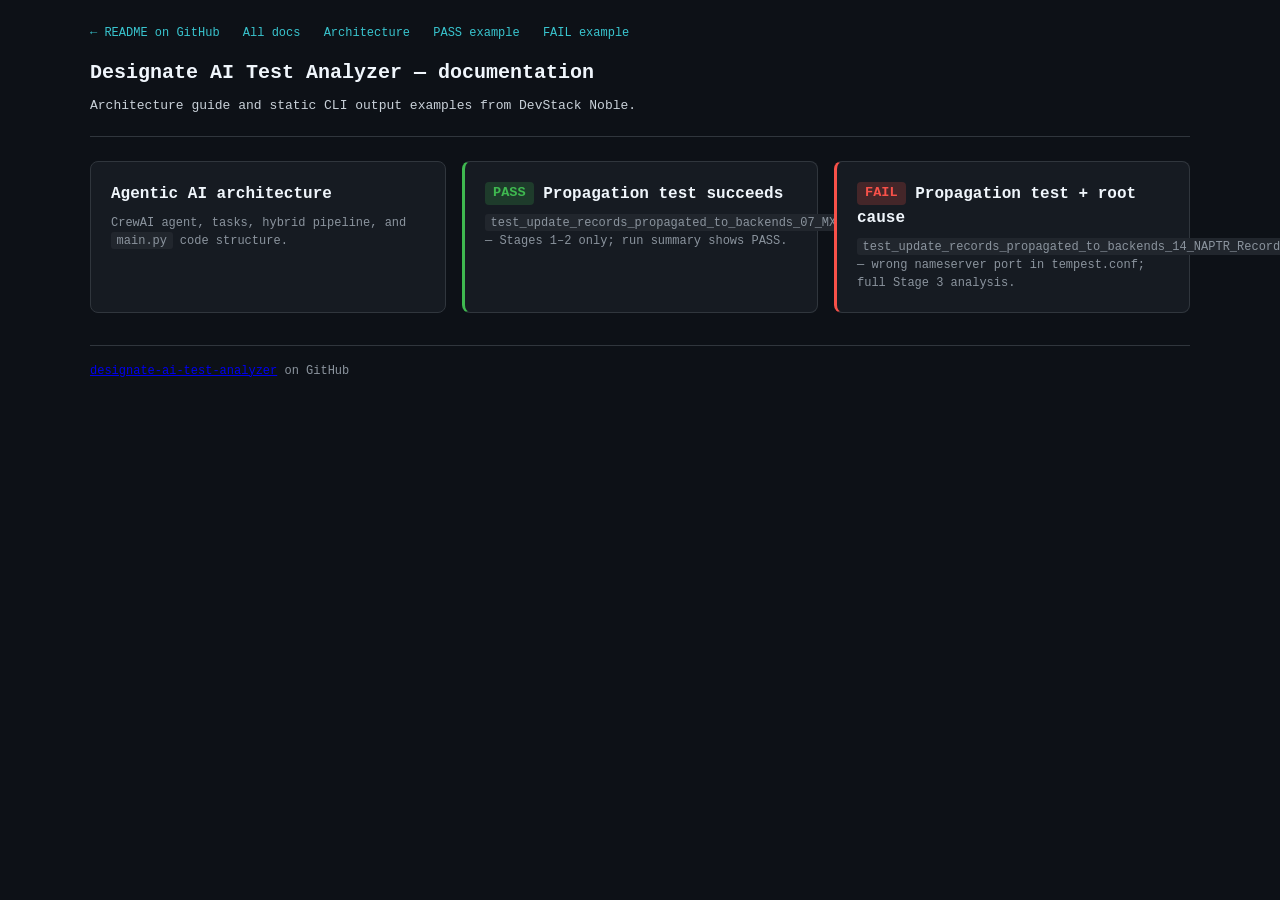
<file: docs/index.html>
<!DOCTYPE html>
<html lang="en">
<head>
  <meta charset="utf-8">
  <meta name="viewport" content="width=device-width, initial-scale=1">
  <title>Example output — Designate AI Test Analyzer</title>
  <style>
:root {
  --bg: #0d1117;
  --surface: #161b22;
  --border: #30363d;
  --text: #c9d1d9;
  --dim: #8b949e;
  --cyan: #39c5cf;
  --yellow: #d29922;
  --green: #3fb950;
  --red: #f85149;
  --magenta: #bc8cff;
  --white: #f0f6fc;
  --code-bg: #21262d;
}

* { box-sizing: border-box; }

body {
  margin: 0;
  padding: 1.5rem;
  background: var(--bg);
  color: var(--text);
  font-family: "JetBrains Mono", "Fira Code", "SF Mono", Consolas, monospace;
  font-size: 13px;
  line-height: 1.5;
}

.page-header {
  max-width: 1100px;
  margin: 0 auto 1.5rem;
  padding-bottom: 1rem;
  border-bottom: 1px solid var(--border);
}

.page-header h1 {
  margin: 0 0 0.5rem;
  font-size: 1.25rem;
  font-weight: 600;
  color: var(--white);
}

.meta { margin: 0.25rem 0; }
.meta.dim { color: var(--dim); font-size: 12px; }

.badge {
  display: inline-block;
  padding: 0.1rem 0.5rem;
  border-radius: 4px;
  font-size: 0.85rem;
  font-weight: 700;
  vertical-align: middle;
}

.badge.pass { background: rgba(63, 185, 80, 0.2); color: var(--green); }
.badge.fail { background: rgba(248, 81, 73, 0.2); color: var(--red); }

.nav-links {
  max-width: 1100px;
  margin: 0 auto 1rem;
  font-size: 12px;
}

.nav-links a {
  color: var(--cyan);
  text-decoration: none;
  margin-right: 1rem;
}

.nav-links a:hover { text-decoration: underline; }

.terminal {
  max-width: 1100px;
  margin: 0 auto;
}

.panel {
  border: 1px solid var(--border);
  border-radius: 6px;
  margin-bottom: 0.75rem;
  overflow: hidden;
}

.panel-title {
  padding: 0.35rem 0.75rem;
  font-weight: 600;
  border-bottom: 1px solid var(--border);
  background: var(--surface);
}

.panel-body {
  padding: 0.75rem;
  white-space: pre-wrap;
  word-break: break-word;
}

.panel-header .panel-title { color: var(--white); }
.panel-cyan .panel-title { color: var(--cyan); }
.panel-yellow .panel-title { color: var(--yellow); }
.panel-green .panel-title { color: var(--green); }
.panel-red .panel-title { color: var(--red); }
.panel-magenta .panel-title { color: var(--magenta); }
.panel-summary .panel-title { color: var(--green); }
.panel-summary.fail .panel-title { color: var(--red); }

.diagram {
  background: var(--surface);
  border: 1px solid var(--border);
  border-radius: 6px;
  padding: 1rem;
  margin-bottom: 0.75rem;
  white-space: pre;
  overflow-x: auto;
  color: var(--dim);
  line-height: 1.4;
}

.diagram .cyan { color: var(--cyan); }
.diagram .yellow { color: var(--yellow); }
.diagram .magenta { color: var(--magenta); }

.line { margin: 0.15rem 0; }
.line.dim { color: var(--dim); }
.line.info { color: var(--text); }
.line.ok { color: var(--green); }

.list-tests {
  background: var(--surface);
  border: 1px solid var(--border);
  border-radius: 6px;
  padding: 0.75rem;
  margin-bottom: 0.75rem;
  max-height: 220px;
  overflow-y: auto;
  font-size: 12px;
}

.list-tests .selected { color: var(--cyan); font-weight: 600; }

code {
  background: var(--code-bg);
  padding: 0.1rem 0.35rem;
  border-radius: 3px;
  font-size: 12px;
}

footer {
  max-width: 1100px;
  margin: 2rem auto 0;
  padding-top: 1rem;
  border-top: 1px solid var(--border);
  color: var(--dim);
  font-size: 12px;
}

.cards {
  max-width: 1100px;
  margin: 0 auto;
  display: grid;
  grid-template-columns: repeat(auto-fit, minmax(280px, 1fr));
  gap: 1rem;
}

.card {
  display: block;
  padding: 1.25rem;
  background: var(--surface);
  border: 1px solid var(--border);
  border-radius: 8px;
  color: var(--text);
  text-decoration: none;
  transition: border-color 0.15s;
}

.card:hover {
  border-color: var(--cyan);
}

.card h2 {
  margin: 0 0 0.5rem;
  font-size: 1rem;
  color: var(--white);
}

.card p {
  margin: 0;
  font-size: 12px;
  color: var(--dim);
}

.card.pass { border-left: 3px solid var(--green); }
.card.fail { border-left: 3px solid var(--red); }

  </style>
</head>
<body>
  <nav class="nav-links">
    <a href="https://github.com/zahlabut/designate-ai-test-analyzer#readme">← README on GitHub</a>
    <a href="https://htmlpreview.github.io/?https://raw.githubusercontent.com/zahlabut/designate-ai-test-analyzer/master/docs/index.html">All docs</a>
    <a href="https://htmlpreview.github.io/?https://raw.githubusercontent.com/zahlabut/designate-ai-test-analyzer/master/docs/architecture.html">Architecture</a>
    <a href="https://htmlpreview.github.io/?https://raw.githubusercontent.com/zahlabut/designate-ai-test-analyzer/master/docs/example-pass.html">PASS example</a>
    <a href="https://htmlpreview.github.io/?https://raw.githubusercontent.com/zahlabut/designate-ai-test-analyzer/master/docs/example-fail.html">FAIL example</a>
  </nav>

  <header class="page-header">
    <h1>Designate AI Test Analyzer — documentation</h1>
    <p class="meta">Architecture guide and static CLI output examples from DevStack Noble.</p>
  </header>

  <div class="cards">
    <a class="card doc" href="https://htmlpreview.github.io/?https://raw.githubusercontent.com/zahlabut/designate-ai-test-analyzer/master/docs/architecture.html">
      <h2>Agentic AI architecture</h2>
      <p>CrewAI agent, tasks, hybrid pipeline, and <code>main.py</code> code structure.</p>
    </a>
    <a class="card pass" href="https://htmlpreview.github.io/?https://raw.githubusercontent.com/zahlabut/designate-ai-test-analyzer/master/docs/example-pass.html">
      <h2><span class="badge pass">PASS</span> Propagation test succeeds</h2>
      <p><code>test_update_records_propagated_to_backends_07_MX_under_APEX</code> — Stages 1–2 only; run summary shows PASS.</p>
    </a>
    <a class="card fail" href="https://htmlpreview.github.io/?https://raw.githubusercontent.com/zahlabut/designate-ai-test-analyzer/master/docs/example-fail.html">
      <h2><span class="badge fail">FAIL</span> Propagation test + root cause</h2>
      <p><code>test_update_records_propagated_to_backends_14_NAPTR_Record</code> — wrong nameserver port in tempest.conf; full Stage 3 analysis.</p>
    </a>
  </div>

  <footer>
    <a href="https://github.com/zahlabut/designate-ai-test-analyzer">designate-ai-test-analyzer</a> on GitHub
  </footer>
</body>
</html>
</file>
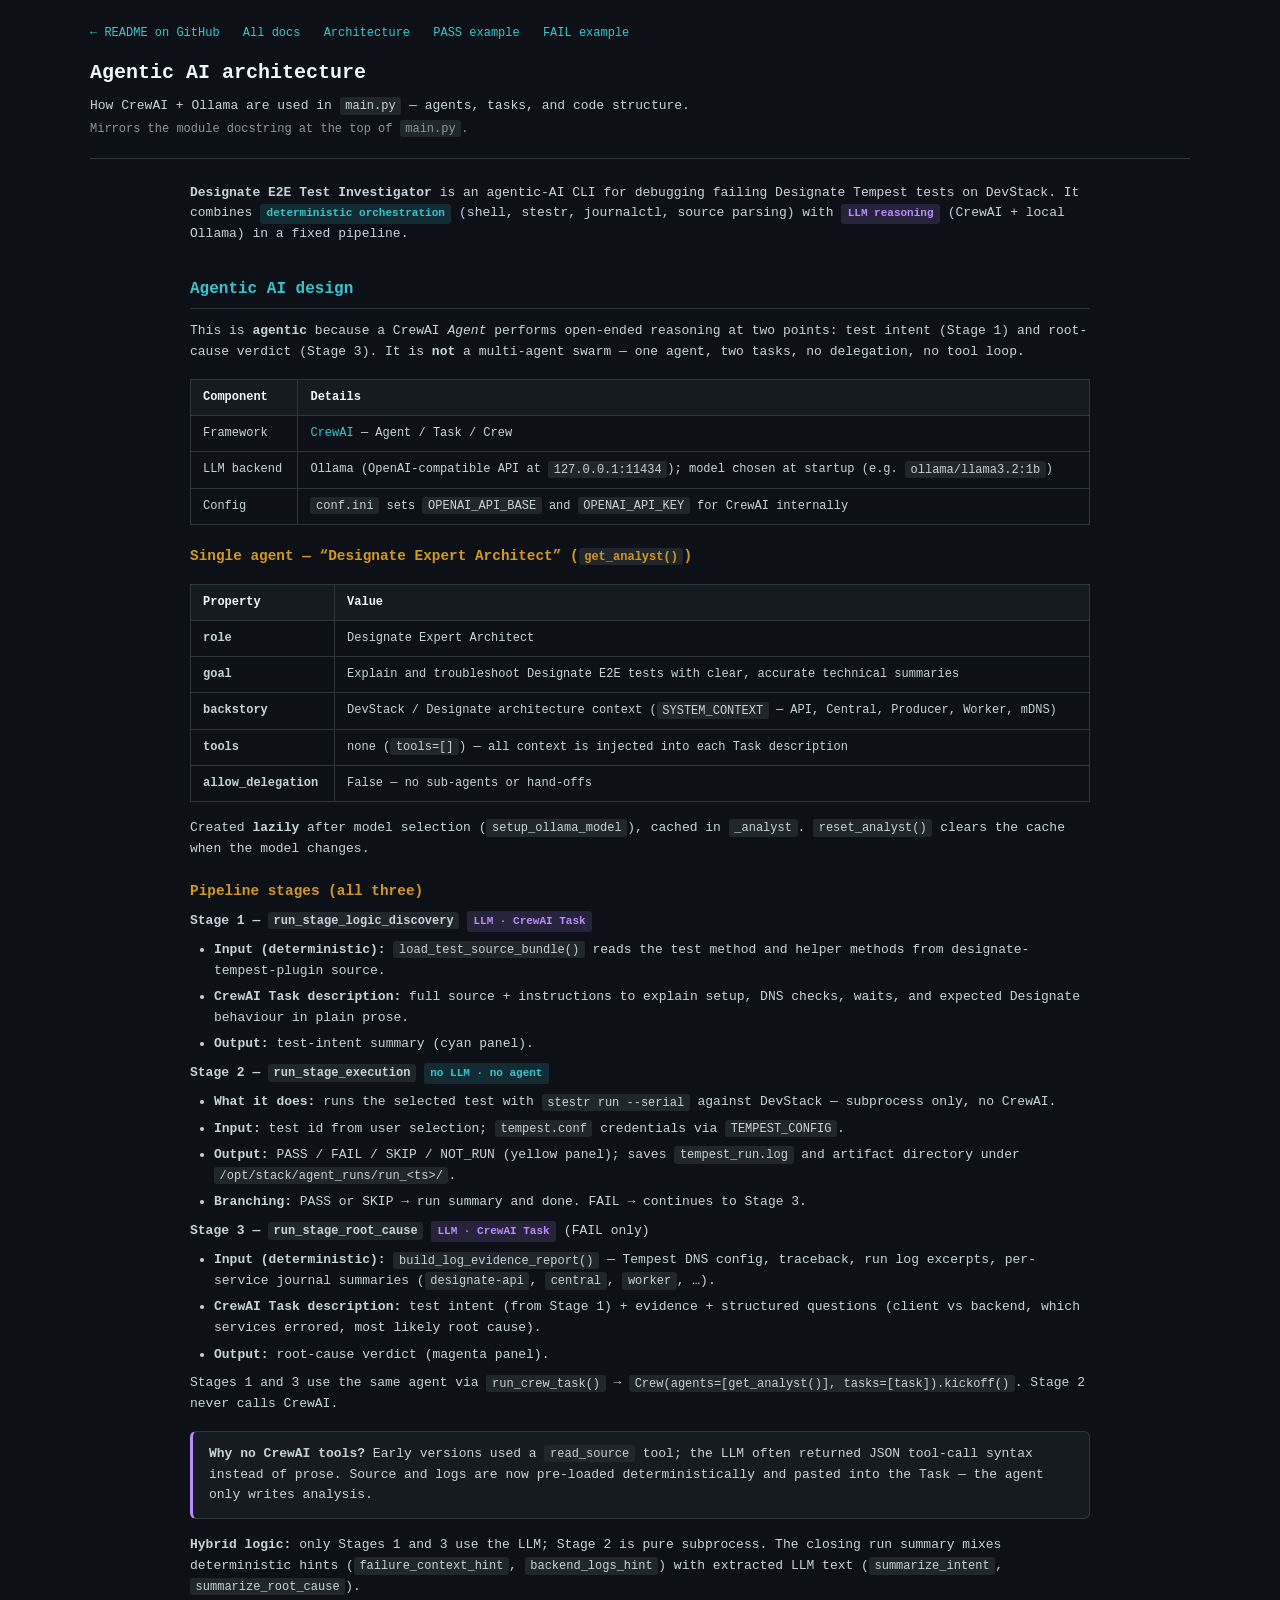
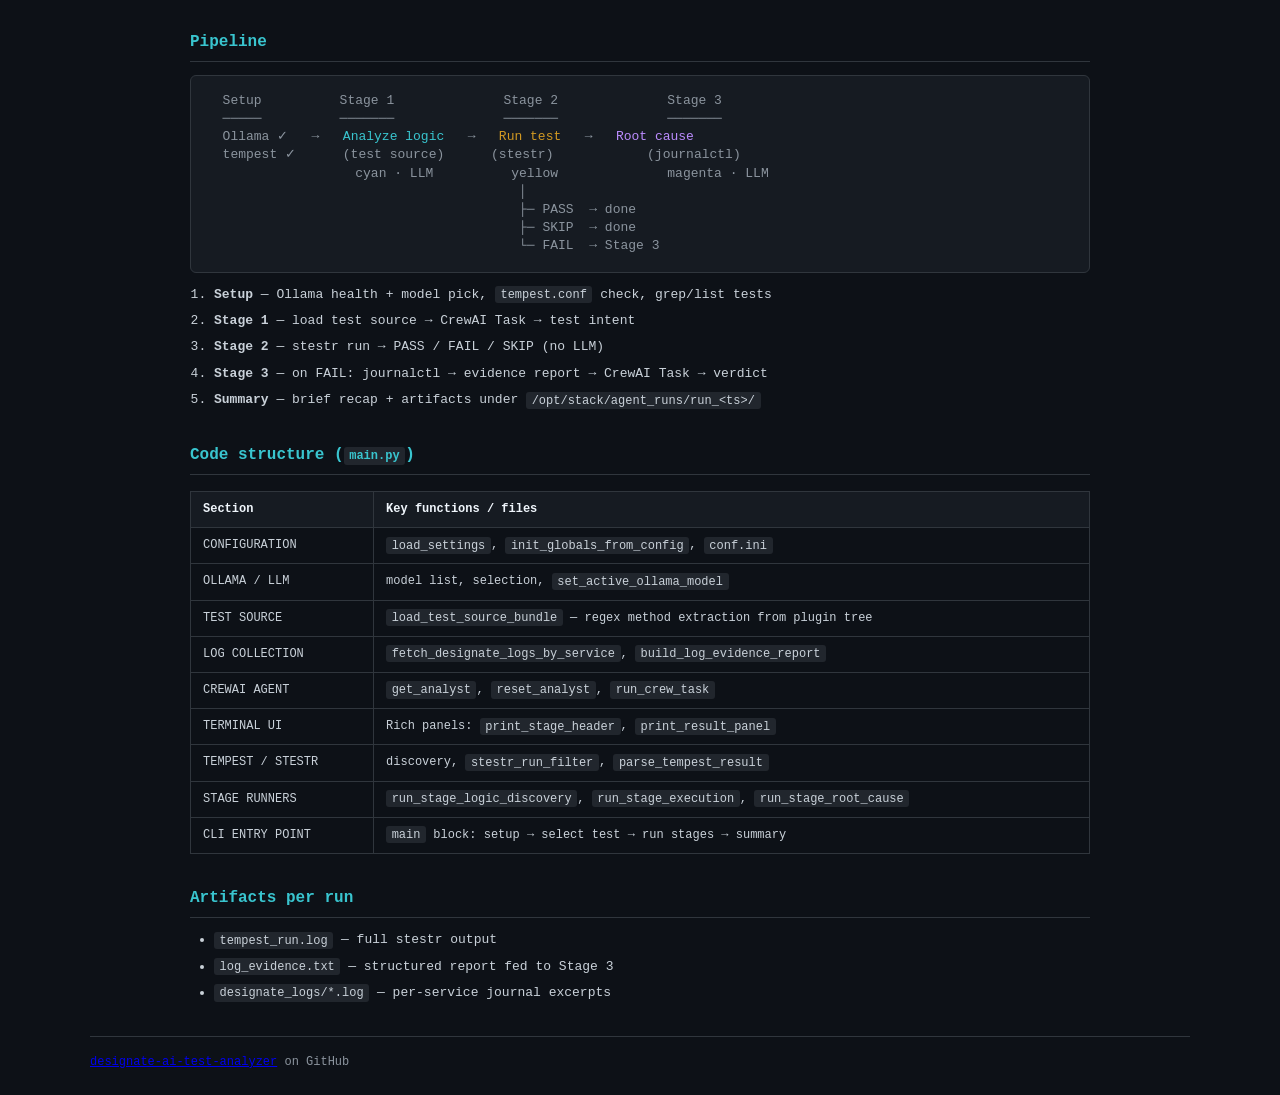
<file: docs/architecture.html>
<!DOCTYPE html>
<html lang="en">
<head>
  <meta charset="utf-8">
  <meta name="viewport" content="width=device-width, initial-scale=1">
  <title>Agentic AI architecture — Designate AI Test Analyzer</title>
  <style>
:root {
  --bg: #0d1117;
  --surface: #161b22;
  --border: #30363d;
  --text: #c9d1d9;
  --dim: #8b949e;
  --cyan: #39c5cf;
  --yellow: #d29922;
  --green: #3fb950;
  --red: #f85149;
  --magenta: #bc8cff;
  --white: #f0f6fc;
  --code-bg: #21262d;
}

* { box-sizing: border-box; }

body {
  margin: 0;
  padding: 1.5rem;
  background: var(--bg);
  color: var(--text);
  font-family: "JetBrains Mono", "Fira Code", "SF Mono", Consolas, monospace;
  font-size: 13px;
  line-height: 1.5;
}

.page-header {
  max-width: 1100px;
  margin: 0 auto 1.5rem;
  padding-bottom: 1rem;
  border-bottom: 1px solid var(--border);
}

.page-header h1 {
  margin: 0 0 0.5rem;
  font-size: 1.25rem;
  font-weight: 600;
  color: var(--white);
}

.meta { margin: 0.25rem 0; }
.meta.dim { color: var(--dim); font-size: 12px; }

.badge {
  display: inline-block;
  padding: 0.1rem 0.5rem;
  border-radius: 4px;
  font-size: 0.85rem;
  font-weight: 700;
  vertical-align: middle;
}

.badge.pass { background: rgba(63, 185, 80, 0.2); color: var(--green); }
.badge.fail { background: rgba(248, 81, 73, 0.2); color: var(--red); }

.nav-links {
  max-width: 1100px;
  margin: 0 auto 1rem;
  font-size: 12px;
}

.nav-links a {
  color: var(--cyan);
  text-decoration: none;
  margin-right: 1rem;
}

.nav-links a:hover { text-decoration: underline; }

.terminal {
  max-width: 1100px;
  margin: 0 auto;
}

.panel {
  border: 1px solid var(--border);
  border-radius: 6px;
  margin-bottom: 0.75rem;
  overflow: hidden;
}

.panel-title {
  padding: 0.35rem 0.75rem;
  font-weight: 600;
  border-bottom: 1px solid var(--border);
  background: var(--surface);
}

.panel-body {
  padding: 0.75rem;
  white-space: pre-wrap;
  word-break: break-word;
}

.panel-header .panel-title { color: var(--white); }
.panel-cyan .panel-title { color: var(--cyan); }
.panel-yellow .panel-title { color: var(--yellow); }
.panel-green .panel-title { color: var(--green); }
.panel-red .panel-title { color: var(--red); }
.panel-magenta .panel-title { color: var(--magenta); }
.panel-summary .panel-title { color: var(--green); }
.panel-summary.fail .panel-title { color: var(--red); }

.diagram {
  background: var(--surface);
  border: 1px solid var(--border);
  border-radius: 6px;
  padding: 1rem;
  margin-bottom: 0.75rem;
  white-space: pre;
  overflow-x: auto;
  color: var(--dim);
  line-height: 1.4;
}

.diagram .cyan { color: var(--cyan); }
.diagram .yellow { color: var(--yellow); }
.diagram .magenta { color: var(--magenta); }

.line { margin: 0.15rem 0; }
.line.dim { color: var(--dim); }
.line.info { color: var(--text); }
.line.ok { color: var(--green); }

.list-tests {
  background: var(--surface);
  border: 1px solid var(--border);
  border-radius: 6px;
  padding: 0.75rem;
  margin-bottom: 0.75rem;
  max-height: 220px;
  overflow-y: auto;
  font-size: 12px;
}

.list-tests .selected { color: var(--cyan); font-weight: 600; }

code {
  background: var(--code-bg);
  padding: 0.1rem 0.35rem;
  border-radius: 3px;
  font-size: 12px;
}

footer {
  max-width: 1100px;
  margin: 2rem auto 0;
  padding-top: 1rem;
  border-top: 1px solid var(--border);
  color: var(--dim);
  font-size: 12px;
}

.cards {
  max-width: 1100px;
  margin: 0 auto;
  display: grid;
  grid-template-columns: repeat(auto-fit, minmax(280px, 1fr));
  gap: 1rem;
}

.card {
  display: block;
  padding: 1.25rem;
  background: var(--surface);
  border: 1px solid var(--border);
  border-radius: 8px;
  color: var(--text);
  text-decoration: none;
  transition: border-color 0.15s;
}

.card:hover {
  border-color: var(--cyan);
}

.card h2 {
  margin: 0 0 0.5rem;
  font-size: 1rem;
  color: var(--white);
}

.card p {
  margin: 0;
  font-size: 12px;
  color: var(--dim);
}

.card.pass { border-left: 3px solid var(--green); }
.card.fail { border-left: 3px solid var(--red); }
.card.doc { border-left: 3px solid var(--cyan); }

.doc-content {
  max-width: 900px;
  margin: 0 auto;
  font-size: 13px;
  line-height: 1.6;
}

.doc-content h2 {
  margin: 2rem 0 0.75rem;
  font-size: 1rem;
  font-weight: 600;
  color: var(--cyan);
  border-bottom: 1px solid var(--border);
  padding-bottom: 0.35rem;
}

.doc-content h2:first-child { margin-top: 0; }

.doc-content h3 {
  margin: 1.25rem 0 0.5rem;
  font-size: 0.9rem;
  color: var(--yellow);
}

.doc-content p { margin: 0.5rem 0; }

.doc-content ul, .doc-content ol {
  margin: 0.5rem 0;
  padding-left: 1.5rem;
}

.doc-content li { margin: 0.35rem 0; }

.doc-content a {
  color: var(--cyan);
  text-decoration: none;
}

.doc-content a:hover { text-decoration: underline; }

.doc-content table {
  width: 100%;
  border-collapse: collapse;
  margin: 1rem 0;
  font-size: 12px;
}

.doc-content th, .doc-content td {
  border: 1px solid var(--border);
  padding: 0.5rem 0.75rem;
  text-align: left;
  vertical-align: top;
}

.doc-content th {
  background: var(--surface);
  color: var(--white);
}

.doc-content .callout {
  background: var(--surface);
  border: 1px solid var(--border);
  border-left: 3px solid var(--magenta);
  border-radius: 6px;
  padding: 0.75rem 1rem;
  margin: 1rem 0;
}

.doc-content .tag {
  display: inline-block;
  padding: 0.1rem 0.4rem;
  border-radius: 3px;
  font-size: 11px;
  font-weight: 600;
}

.doc-content .tag.llm { background: rgba(188, 140, 255, 0.15); color: var(--magenta); }
.doc-content .tag.det { background: rgba(57, 197, 207, 0.15); color: var(--cyan); }

  </style>
</head>
<body>
  <nav class="nav-links">
    <a href="https://github.com/zahlabut/designate-ai-test-analyzer#readme">← README on GitHub</a>
    <a href="https://htmlpreview.github.io/?https://raw.githubusercontent.com/zahlabut/designate-ai-test-analyzer/master/docs/index.html">All docs</a>
    <a href="https://htmlpreview.github.io/?https://raw.githubusercontent.com/zahlabut/designate-ai-test-analyzer/master/docs/architecture.html">Architecture</a>
    <a href="https://htmlpreview.github.io/?https://raw.githubusercontent.com/zahlabut/designate-ai-test-analyzer/master/docs/example-pass.html">PASS example</a>
    <a href="https://htmlpreview.github.io/?https://raw.githubusercontent.com/zahlabut/designate-ai-test-analyzer/master/docs/example-fail.html">FAIL example</a>
  </nav>

  <header class="page-header">
    <h1>Agentic AI architecture</h1>
    <p class="meta">How CrewAI + Ollama are used in <code>main.py</code> — agents, tasks, and code structure.</p>
    <p class="meta dim">Mirrors the module docstring at the top of <code>main.py</code>.</p>
  </header>

  <main class="doc-content">
    <p>
      <strong>Designate E2E Test Investigator</strong> is an agentic-AI CLI for debugging
      failing Designate Tempest tests on DevStack. It combines
      <span class="tag det">deterministic orchestration</span> (shell, stestr, journalctl,
      source parsing) with <span class="tag llm">LLM reasoning</span> (CrewAI + local Ollama)
      in a fixed pipeline.
    </p>

    <h2>Agentic AI design</h2>
    <p>
      This is <strong>agentic</strong> because a CrewAI <em>Agent</em> performs open-ended
      reasoning at two points: test intent (Stage 1) and root-cause verdict (Stage 3).
      It is <strong>not</strong> a multi-agent swarm — one agent, two tasks, no delegation,
      no tool loop.
    </p>

    <table>
      <tr><th>Component</th><th>Details</th></tr>
      <tr>
        <td>Framework</td>
        <td><a href="https://github.com/crewAIInc/crewAI">CrewAI</a> — Agent / Task / Crew</td>
      </tr>
      <tr>
        <td>LLM backend</td>
        <td>Ollama (OpenAI-compatible API at <code>127.0.0.1:11434</code>); model chosen at startup (e.g. <code>ollama/llama3.2:1b</code>)</td>
      </tr>
      <tr>
        <td>Config</td>
        <td><code>conf.ini</code> sets <code>OPENAI_API_BASE</code> and <code>OPENAI_API_KEY</code> for CrewAI internally</td>
      </tr>
    </table>

    <h3>Single agent — “Designate Expert Architect” (<code>get_analyst()</code>)</h3>
    <table>
      <tr><th>Property</th><th>Value</th></tr>
      <tr><td><strong>role</strong></td><td>Designate Expert Architect</td></tr>
      <tr><td><strong>goal</strong></td><td>Explain and troubleshoot Designate E2E tests with clear, accurate technical summaries</td></tr>
      <tr><td><strong>backstory</strong></td><td>DevStack / Designate architecture context (<code>SYSTEM_CONTEXT</code> — API, Central, Producer, Worker, mDNS)</td></tr>
      <tr><td><strong>tools</strong></td><td>none (<code>tools=[]</code>) — all context is injected into each Task description</td></tr>
      <tr><td><strong>allow_delegation</strong></td><td>False — no sub-agents or hand-offs</td></tr>
    </table>
    <p>
      Created <strong>lazily</strong> after model selection (<code>setup_ollama_model</code>),
      cached in <code>_analyst</code>. <code>reset_analyst()</code> clears the cache when the model changes.
    </p>

    <h3>Pipeline stages (all three)</h3>

    <p><strong>Stage 1 — <code>run_stage_logic_discovery</code></strong> <span class="tag llm">LLM · CrewAI Task</span></p>
    <ul>
      <li><strong>Input (deterministic):</strong> <code>load_test_source_bundle()</code> reads the test method and helper methods from designate-tempest-plugin source.</li>
      <li><strong>CrewAI Task description:</strong> full source + instructions to explain setup, DNS checks, waits, and expected Designate behaviour in plain prose.</li>
      <li><strong>Output:</strong> test-intent summary (cyan panel).</li>
    </ul>

    <p><strong>Stage 2 — <code>run_stage_execution</code></strong> <span class="tag det">no LLM · no agent</span></p>
    <ul>
      <li><strong>What it does:</strong> runs the selected test with <code>stestr run --serial</code> against DevStack — subprocess only, no CrewAI.</li>
      <li><strong>Input:</strong> test id from user selection; <code>tempest.conf</code> credentials via <code>TEMPEST_CONFIG</code>.</li>
      <li><strong>Output:</strong> PASS / FAIL / SKIP / NOT_RUN (yellow panel); saves <code>tempest_run.log</code> and artifact directory under <code>/opt/stack/agent_runs/run_&lt;ts&gt;/</code>.</li>
      <li><strong>Branching:</strong> PASS or SKIP → run summary and done. FAIL → continues to Stage 3.</li>
    </ul>

    <p><strong>Stage 3 — <code>run_stage_root_cause</code></strong> <span class="tag llm">LLM · CrewAI Task</span> (FAIL only)</p>
    <ul>
      <li><strong>Input (deterministic):</strong> <code>build_log_evidence_report()</code> — Tempest DNS config, traceback, run log excerpts, per-service journal summaries (<code>designate-api</code>, <code>central</code>, <code>worker</code>, …).</li>
      <li><strong>CrewAI Task description:</strong> test intent (from Stage 1) + evidence + structured questions (client vs backend, which services errored, most likely root cause).</li>
      <li><strong>Output:</strong> root-cause verdict (magenta panel).</li>
    </ul>

    <p>
      Stages 1 and 3 use the same agent via <code>run_crew_task()</code> →
      <code>Crew(agents=[get_analyst()], tasks=[task]).kickoff()</code>.
      Stage 2 never calls CrewAI.
    </p>

    <div class="callout">
      <strong>Why no CrewAI tools?</strong> Early versions used a <code>read_source</code> tool;
      the LLM often returned JSON tool-call syntax instead of prose. Source and logs are now
      pre-loaded deterministically and pasted into the Task — the agent only writes analysis.
    </div>

    <p>
      <strong>Hybrid logic:</strong> only Stages 1 and 3 use the LLM; Stage 2 is pure subprocess.
      The closing run summary mixes deterministic hints
      (<code>failure_context_hint</code>, <code>backend_logs_hint</code>) with extracted LLM text
      (<code>summarize_intent</code>, <code>summarize_root_cause</code>).
    </p>

    <h2>Pipeline</h2>
    <pre class="diagram">  Setup          Stage 1              Stage 2              Stage 3
  ─────          ───────              ───────              ───────
  Ollama ✓   →   <span class="cyan">Analyze logic</span>   →   <span class="yellow">Run test</span>   →   <span class="magenta">Root cause</span>
  tempest ✓      (test source)      (stestr)            (journalctl)
                   cyan · LLM          yellow              magenta · LLM
                                        │
                                        ├─ PASS  → done
                                        ├─ SKIP  → done
                                        └─ FAIL  → Stage 3</pre>

    <ol>
      <li><strong>Setup</strong> — Ollama health + model pick, <code>tempest.conf</code> check, grep/list tests</li>
      <li><strong>Stage 1</strong> — load test source → CrewAI Task → test intent</li>
      <li><strong>Stage 2</strong> — stestr run → PASS / FAIL / SKIP (no LLM)</li>
      <li><strong>Stage 3</strong> — on FAIL: journalctl → evidence report → CrewAI Task → verdict</li>
      <li><strong>Summary</strong> — brief recap + artifacts under <code>/opt/stack/agent_runs/run_&lt;ts&gt;/</code></li>
    </ol>

    <h2>Code structure (<code>main.py</code>)</h2>
    <table>
      <tr><th>Section</th><th>Key functions / files</th></tr>
      <tr><td>CONFIGURATION</td><td><code>load_settings</code>, <code>init_globals_from_config</code>, <code>conf.ini</code></td></tr>
      <tr><td>OLLAMA / LLM</td><td>model list, selection, <code>set_active_ollama_model</code></td></tr>
      <tr><td>TEST SOURCE</td><td><code>load_test_source_bundle</code> — regex method extraction from plugin tree</td></tr>
      <tr><td>LOG COLLECTION</td><td><code>fetch_designate_logs_by_service</code>, <code>build_log_evidence_report</code></td></tr>
      <tr><td>CREWAI AGENT</td><td><code>get_analyst</code>, <code>reset_analyst</code>, <code>run_crew_task</code></td></tr>
      <tr><td>TERMINAL UI</td><td>Rich panels: <code>print_stage_header</code>, <code>print_result_panel</code></td></tr>
      <tr><td>TEMPEST / STESTR</td><td>discovery, <code>stestr_run_filter</code>, <code>parse_tempest_result</code></td></tr>
      <tr><td>STAGE RUNNERS</td><td><code>run_stage_logic_discovery</code>, <code>run_stage_execution</code>, <code>run_stage_root_cause</code></td></tr>
      <tr><td>CLI ENTRY POINT</td><td><code>main</code> block: setup → select test → run stages → summary</td></tr>
    </table>

    <h2>Artifacts per run</h2>
    <ul>
      <li><code>tempest_run.log</code> — full stestr output</li>
      <li><code>log_evidence.txt</code> — structured report fed to Stage 3</li>
      <li><code>designate_logs/*.log</code> — per-service journal excerpts</li>
    </ul>
  </main>

  <footer>
    <a href="https://github.com/zahlabut/designate-ai-test-analyzer">designate-ai-test-analyzer</a> on GitHub
  </footer>
</body>
</html>
</file>
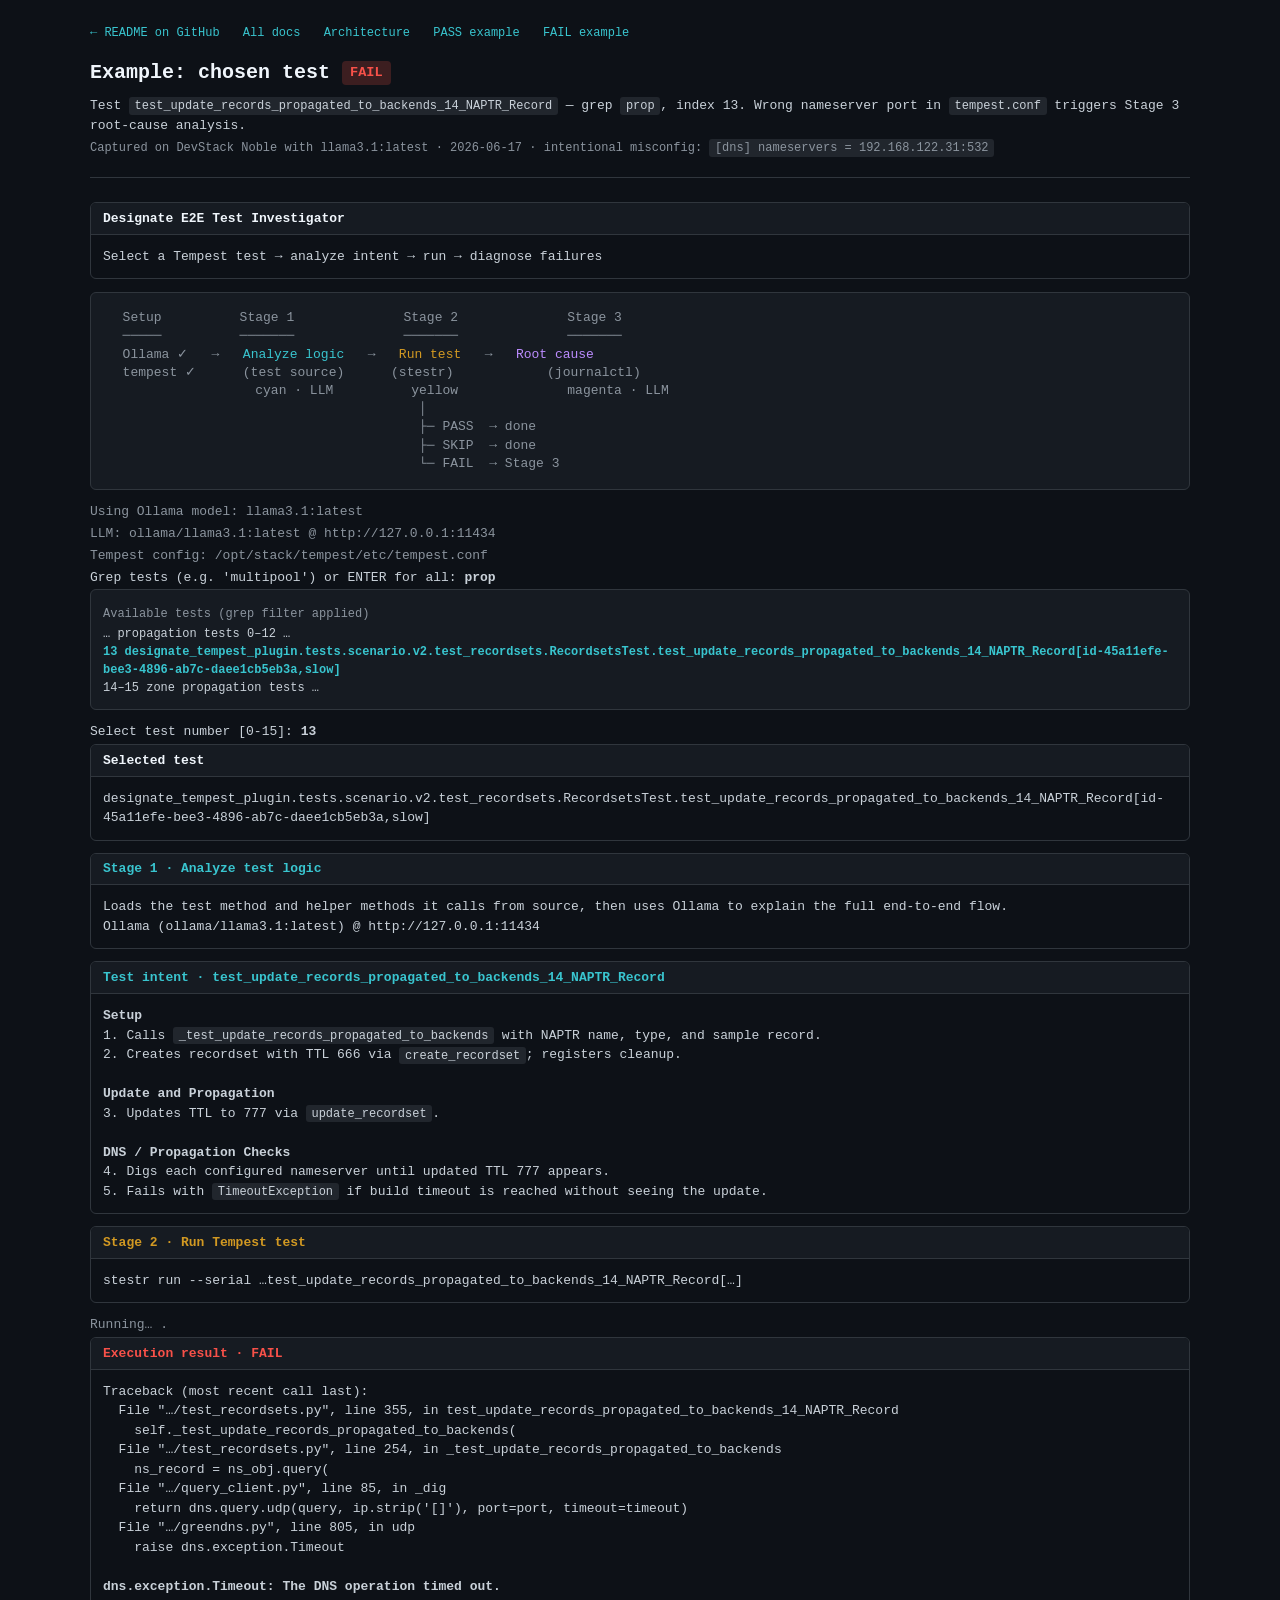
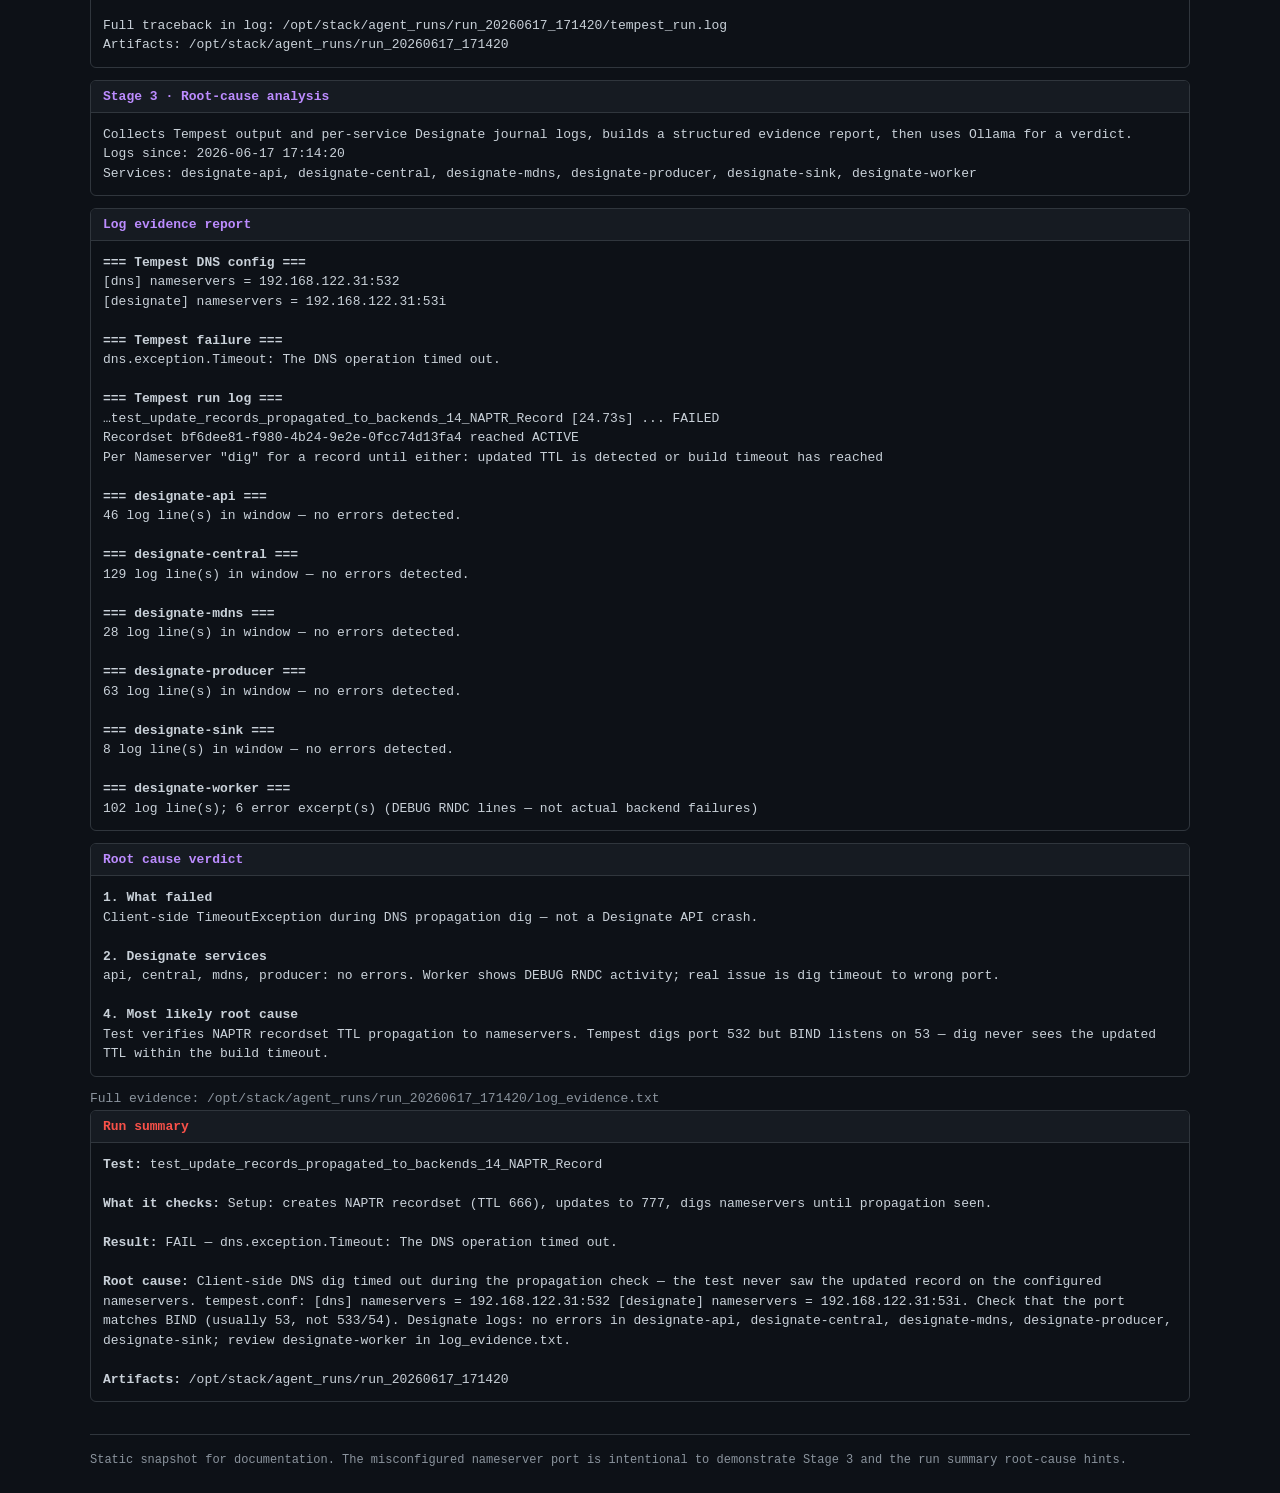
<file: docs/example-fail.html>
<!DOCTYPE html>
<html lang="en">
<head>
  <meta charset="utf-8">
  <meta name="viewport" content="width=device-width, initial-scale=1">
  <title>Example output — FAIL</title>
  <style>
:root {
  --bg: #0d1117;
  --surface: #161b22;
  --border: #30363d;
  --text: #c9d1d9;
  --dim: #8b949e;
  --cyan: #39c5cf;
  --yellow: #d29922;
  --green: #3fb950;
  --red: #f85149;
  --magenta: #bc8cff;
  --white: #f0f6fc;
  --code-bg: #21262d;
}

* { box-sizing: border-box; }

body {
  margin: 0;
  padding: 1.5rem;
  background: var(--bg);
  color: var(--text);
  font-family: "JetBrains Mono", "Fira Code", "SF Mono", Consolas, monospace;
  font-size: 13px;
  line-height: 1.5;
}

.page-header {
  max-width: 1100px;
  margin: 0 auto 1.5rem;
  padding-bottom: 1rem;
  border-bottom: 1px solid var(--border);
}

.page-header h1 {
  margin: 0 0 0.5rem;
  font-size: 1.25rem;
  font-weight: 600;
  color: var(--white);
}

.meta { margin: 0.25rem 0; }
.meta.dim { color: var(--dim); font-size: 12px; }

.badge {
  display: inline-block;
  padding: 0.1rem 0.5rem;
  border-radius: 4px;
  font-size: 0.85rem;
  font-weight: 700;
  vertical-align: middle;
}

.badge.pass { background: rgba(63, 185, 80, 0.2); color: var(--green); }
.badge.fail { background: rgba(248, 81, 73, 0.2); color: var(--red); }

.nav-links {
  max-width: 1100px;
  margin: 0 auto 1rem;
  font-size: 12px;
}

.nav-links a {
  color: var(--cyan);
  text-decoration: none;
  margin-right: 1rem;
}

.nav-links a:hover { text-decoration: underline; }

.terminal {
  max-width: 1100px;
  margin: 0 auto;
}

.panel {
  border: 1px solid var(--border);
  border-radius: 6px;
  margin-bottom: 0.75rem;
  overflow: hidden;
}

.panel-title {
  padding: 0.35rem 0.75rem;
  font-weight: 600;
  border-bottom: 1px solid var(--border);
  background: var(--surface);
}

.panel-body {
  padding: 0.75rem;
  white-space: pre-wrap;
  word-break: break-word;
}

.panel-header .panel-title { color: var(--white); }
.panel-cyan .panel-title { color: var(--cyan); }
.panel-yellow .panel-title { color: var(--yellow); }
.panel-green .panel-title { color: var(--green); }
.panel-red .panel-title { color: var(--red); }
.panel-magenta .panel-title { color: var(--magenta); }
.panel-summary .panel-title { color: var(--green); }
.panel-summary.fail .panel-title { color: var(--red); }

.diagram {
  background: var(--surface);
  border: 1px solid var(--border);
  border-radius: 6px;
  padding: 1rem;
  margin-bottom: 0.75rem;
  white-space: pre;
  overflow-x: auto;
  color: var(--dim);
  line-height: 1.4;
}

.diagram .cyan { color: var(--cyan); }
.diagram .yellow { color: var(--yellow); }
.diagram .magenta { color: var(--magenta); }

.line { margin: 0.15rem 0; }
.line.dim { color: var(--dim); }
.line.info { color: var(--text); }
.line.ok { color: var(--green); }

.list-tests {
  background: var(--surface);
  border: 1px solid var(--border);
  border-radius: 6px;
  padding: 0.75rem;
  margin-bottom: 0.75rem;
  max-height: 220px;
  overflow-y: auto;
  font-size: 12px;
}

.list-tests .selected { color: var(--cyan); font-weight: 600; }

code {
  background: var(--code-bg);
  padding: 0.1rem 0.35rem;
  border-radius: 3px;
  font-size: 12px;
}

footer {
  max-width: 1100px;
  margin: 2rem auto 0;
  padding-top: 1rem;
  border-top: 1px solid var(--border);
  color: var(--dim);
  font-size: 12px;
}

.cards {
  max-width: 1100px;
  margin: 0 auto;
  display: grid;
  grid-template-columns: repeat(auto-fit, minmax(280px, 1fr));
  gap: 1rem;
}

.card {
  display: block;
  padding: 1.25rem;
  background: var(--surface);
  border: 1px solid var(--border);
  border-radius: 8px;
  color: var(--text);
  text-decoration: none;
  transition: border-color 0.15s;
}

.card:hover {
  border-color: var(--cyan);
}

.card h2 {
  margin: 0 0 0.5rem;
  font-size: 1rem;
  color: var(--white);
}

.card p {
  margin: 0;
  font-size: 12px;
  color: var(--dim);
}

.card.pass { border-left: 3px solid var(--green); }
.card.fail { border-left: 3px solid var(--red); }

  </style>
</head>
<body>
  <nav class="nav-links">
    <a href="https://github.com/zahlabut/designate-ai-test-analyzer#readme">← README on GitHub</a>
    <a href="https://htmlpreview.github.io/?https://raw.githubusercontent.com/zahlabut/designate-ai-test-analyzer/master/docs/index.html">All docs</a>
    <a href="https://htmlpreview.github.io/?https://raw.githubusercontent.com/zahlabut/designate-ai-test-analyzer/master/docs/architecture.html">Architecture</a>
    <a href="https://htmlpreview.github.io/?https://raw.githubusercontent.com/zahlabut/designate-ai-test-analyzer/master/docs/example-pass.html">PASS example</a>
    <a href="https://htmlpreview.github.io/?https://raw.githubusercontent.com/zahlabut/designate-ai-test-analyzer/master/docs/example-fail.html">FAIL example</a>
  </nav>

  <header class="page-header">
    <h1>Example: chosen test <span class="badge fail">FAIL</span></h1>
    <p class="meta">Test <code>test_update_records_propagated_to_backends_14_NAPTR_Record</code> — grep <code>prop</code>, index 13. Wrong nameserver port in <code>tempest.conf</code> triggers Stage 3 root-cause analysis.</p>
    <p class="meta dim">Captured on DevStack Noble with llama3.1:latest · 2026-06-17 · intentional misconfig: <code>[dns] nameservers = 192.168.122.31:532</code></p>
  </header>

  <main class="terminal">
    <div class="panel panel-header">
      <div class="panel-title">Designate E2E Test Investigator</div>
      <div class="panel-body">Select a Tempest test → analyze intent → run → diagnose failures</div>
    </div>

    <pre class="diagram">  Setup          Stage 1              Stage 2              Stage 3
  ─────          ───────              ───────              ───────
  Ollama ✓   →   <span class="cyan">Analyze logic</span>   →   <span class="yellow">Run test</span>   →   <span class="magenta">Root cause</span>
  tempest ✓      (test source)      (stestr)            (journalctl)
                   cyan · LLM          yellow              magenta · LLM
                                        │
                                        ├─ PASS  → done
                                        ├─ SKIP  → done
                                        └─ FAIL  → Stage 3</pre>

    <div class="line dim">Using Ollama model: llama3.1:latest</div>
    <div class="line dim">LLM: ollama/llama3.1:latest @ http://127.0.0.1:11434</div>
    <div class="line dim">Tempest config: /opt/stack/tempest/etc/tempest.conf</div>
    <div class="line info">Grep tests (e.g. 'multipool') or ENTER for all: <strong>prop</strong></div>

    <div class="list-tests">
      <div class="line dim">Available tests (grep filter applied)</div>
      <div>  … propagation tests 0–12 …</div>
      <div class="selected"> 13  designate_tempest_plugin.tests.scenario.v2.test_recordsets.RecordsetsTest.test_update_records_propagated_to_backends_14_NAPTR_Record[id-45a11efe-bee3-4896-ab7c-daee1cb5eb3a,slow]</div>
      <div> 14–15  zone propagation tests …</div>
    </div>

    <div class="line info">Select test number [0-15]: <strong>13</strong></div>

    <div class="panel panel-header">
      <div class="panel-title">Selected test</div>
      <div class="panel-body">designate_tempest_plugin.tests.scenario.v2.test_recordsets.RecordsetsTest.test_update_records_propagated_to_backends_14_NAPTR_Record[id-45a11efe-bee3-4896-ab7c-daee1cb5eb3a,slow]</div>
    </div>

    <div class="panel panel-cyan">
      <div class="panel-title">Stage 1 · Analyze test logic</div>
      <div class="panel-body">Loads the test method and helper methods it calls from source, then uses Ollama to explain the full end-to-end flow.
Ollama (ollama/llama3.1:latest) @ http://127.0.0.1:11434</div>
    </div>

    <div class="panel panel-cyan">
      <div class="panel-title">Test intent · test_update_records_propagated_to_backends_14_NAPTR_Record</div>
      <div class="panel-body"><strong>Setup</strong>
1. Calls <code>_test_update_records_propagated_to_backends</code> with NAPTR name, type, and sample record.
2. Creates recordset with TTL 666 via <code>create_recordset</code>; registers cleanup.

<strong>Update and Propagation</strong>
3. Updates TTL to 777 via <code>update_recordset</code>.

<strong>DNS / Propagation Checks</strong>
4. Digs each configured nameserver until updated TTL 777 appears.
5. Fails with <code>TimeoutException</code> if build timeout is reached without seeing the update.</div>
    </div>

    <div class="panel panel-yellow">
      <div class="panel-title">Stage 2 · Run Tempest test</div>
      <div class="panel-body">stestr run --serial …test_update_records_propagated_to_backends_14_NAPTR_Record[…]</div>
    </div>

    <div class="line dim">Running… .</div>

    <div class="panel panel-red">
      <div class="panel-title">Execution result · FAIL</div>
      <div class="panel-body">Traceback (most recent call last):
  File "…/test_recordsets.py", line 355, in test_update_records_propagated_to_backends_14_NAPTR_Record
    self._test_update_records_propagated_to_backends(
  File "…/test_recordsets.py", line 254, in _test_update_records_propagated_to_backends
    ns_record = ns_obj.query(
  File "…/query_client.py", line 85, in _dig
    return dns.query.udp(query, ip.strip('[]'), port=port, timeout=timeout)
  File "…/greendns.py", line 805, in udp
    raise dns.exception.Timeout

<strong>dns.exception.Timeout: The DNS operation timed out.</strong>

Full traceback in log: /opt/stack/agent_runs/run_20260617_171420/tempest_run.log
Artifacts: /opt/stack/agent_runs/run_20260617_171420</div>
    </div>

    <div class="panel panel-magenta">
      <div class="panel-title">Stage 3 · Root-cause analysis</div>
      <div class="panel-body">Collects Tempest output and per-service Designate journal logs, builds a structured evidence report, then uses Ollama for a verdict.
Logs since: 2026-06-17 17:14:20
Services: designate-api, designate-central, designate-mdns, designate-producer, designate-sink, designate-worker</div>
    </div>

    <div class="panel panel-magenta">
      <div class="panel-title">Log evidence report</div>
      <div class="panel-body"><strong>=== Tempest DNS config ===</strong>
[dns] nameservers = 192.168.122.31:532
[designate] nameservers = 192.168.122.31:53i

<strong>=== Tempest failure ===</strong>
dns.exception.Timeout: The DNS operation timed out.

<strong>=== Tempest run log ===</strong>
…test_update_records_propagated_to_backends_14_NAPTR_Record [24.73s] ... FAILED
Recordset bf6dee81-f980-4b24-9e2e-0fcc74d13fa4 reached ACTIVE
Per Nameserver "dig" for a record until either: updated TTL is detected or build timeout has reached

<strong>=== designate-api ===</strong>
46 log line(s) in window — no errors detected.

<strong>=== designate-central ===</strong>
129 log line(s) in window — no errors detected.

<strong>=== designate-mdns ===</strong>
28 log line(s) in window — no errors detected.

<strong>=== designate-producer ===</strong>
63 log line(s) in window — no errors detected.

<strong>=== designate-sink ===</strong>
8 log line(s) in window — no errors detected.

<strong>=== designate-worker ===</strong>
102 log line(s); 6 error excerpt(s) (DEBUG RNDC lines — not actual backend failures)</div>
    </div>

    <div class="panel panel-magenta">
      <div class="panel-title">Root cause verdict</div>
      <div class="panel-body"><strong>1. What failed</strong>
Client-side TimeoutException during DNS propagation dig — not a Designate API crash.

<strong>2. Designate services</strong>
api, central, mdns, producer: no errors. Worker shows DEBUG RNDC activity; real issue is dig timeout to wrong port.

<strong>4. Most likely root cause</strong>
Test verifies NAPTR recordset TTL propagation to nameservers. Tempest digs port 532 but BIND listens on 53 — dig never sees the updated TTL within the build timeout.</div>
    </div>

    <div class="line dim">Full evidence: /opt/stack/agent_runs/run_20260617_171420/log_evidence.txt</div>

    <div class="panel panel-summary fail">
      <div class="panel-title">Run summary</div>
      <div class="panel-body"><strong>Test:</strong> test_update_records_propagated_to_backends_14_NAPTR_Record

<strong>What it checks:</strong> Setup: creates NAPTR recordset (TTL 666), updates to 777, digs nameservers until propagation seen.

<strong>Result:</strong> FAIL — dns.exception.Timeout: The DNS operation timed out.

<strong>Root cause:</strong> Client-side DNS dig timed out during the propagation check — the test never saw the updated record on the configured nameservers. tempest.conf: [dns] nameservers = 192.168.122.31:532 [designate] nameservers = 192.168.122.31:53i. Check that the port matches BIND (usually 53, not 533/54). Designate logs: no errors in designate-api, designate-central, designate-mdns, designate-producer, designate-sink; review designate-worker in log_evidence.txt.

<strong>Artifacts:</strong> /opt/stack/agent_runs/run_20260617_171420</div>
    </div>
  </main>

  <footer>
    Static snapshot for documentation. The misconfigured nameserver port is intentional to demonstrate Stage 3 and the run summary root-cause hints.
  </footer>
</body>
</html>
</file>
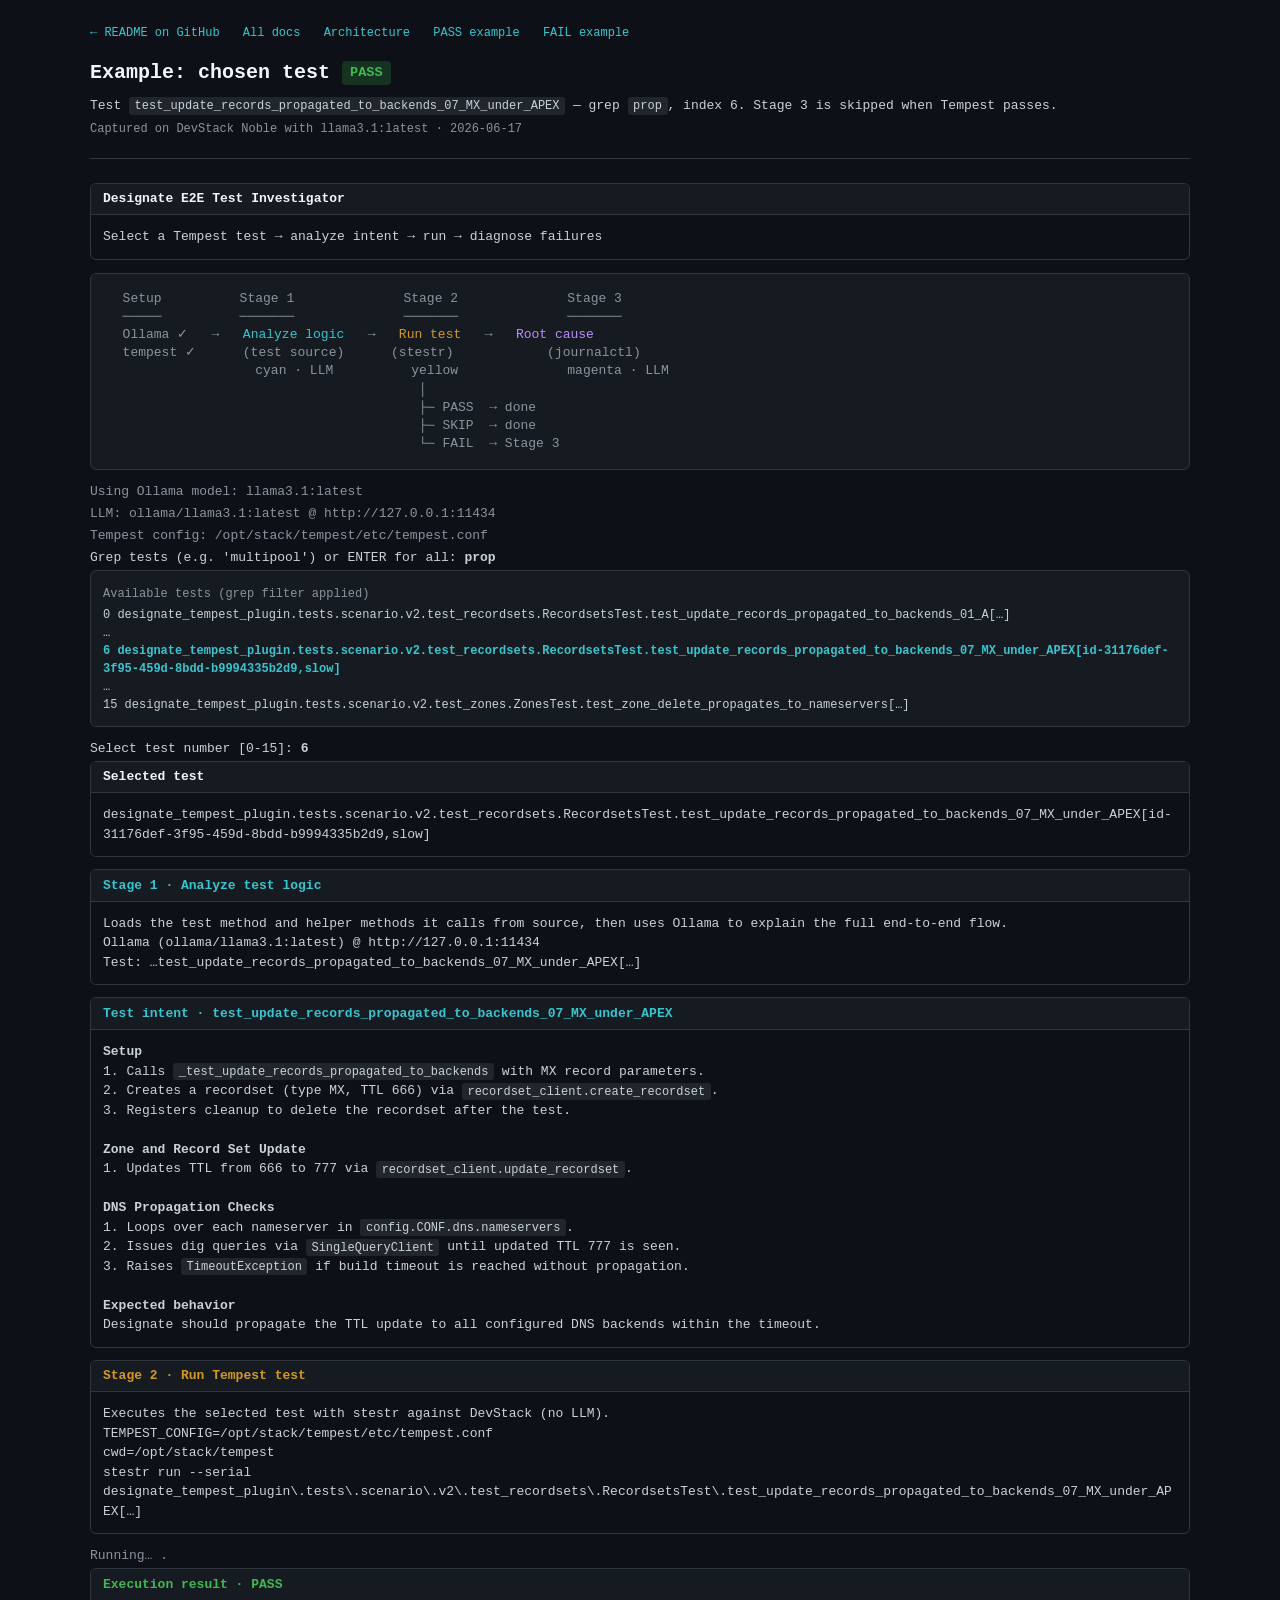
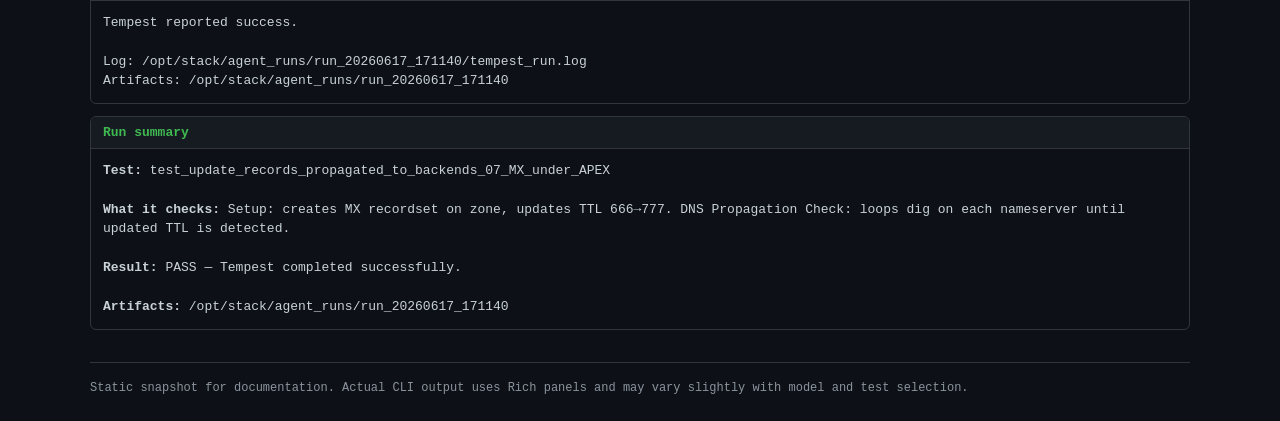
<file: docs/example-pass.html>
<!DOCTYPE html>
<html lang="en">
<head>
  <meta charset="utf-8">
  <meta name="viewport" content="width=device-width, initial-scale=1">
  <title>Example output — PASS</title>
  <style>
:root {
  --bg: #0d1117;
  --surface: #161b22;
  --border: #30363d;
  --text: #c9d1d9;
  --dim: #8b949e;
  --cyan: #39c5cf;
  --yellow: #d29922;
  --green: #3fb950;
  --red: #f85149;
  --magenta: #bc8cff;
  --white: #f0f6fc;
  --code-bg: #21262d;
}

* { box-sizing: border-box; }

body {
  margin: 0;
  padding: 1.5rem;
  background: var(--bg);
  color: var(--text);
  font-family: "JetBrains Mono", "Fira Code", "SF Mono", Consolas, monospace;
  font-size: 13px;
  line-height: 1.5;
}

.page-header {
  max-width: 1100px;
  margin: 0 auto 1.5rem;
  padding-bottom: 1rem;
  border-bottom: 1px solid var(--border);
}

.page-header h1 {
  margin: 0 0 0.5rem;
  font-size: 1.25rem;
  font-weight: 600;
  color: var(--white);
}

.meta { margin: 0.25rem 0; }
.meta.dim { color: var(--dim); font-size: 12px; }

.badge {
  display: inline-block;
  padding: 0.1rem 0.5rem;
  border-radius: 4px;
  font-size: 0.85rem;
  font-weight: 700;
  vertical-align: middle;
}

.badge.pass { background: rgba(63, 185, 80, 0.2); color: var(--green); }
.badge.fail { background: rgba(248, 81, 73, 0.2); color: var(--red); }

.nav-links {
  max-width: 1100px;
  margin: 0 auto 1rem;
  font-size: 12px;
}

.nav-links a {
  color: var(--cyan);
  text-decoration: none;
  margin-right: 1rem;
}

.nav-links a:hover { text-decoration: underline; }

.terminal {
  max-width: 1100px;
  margin: 0 auto;
}

.panel {
  border: 1px solid var(--border);
  border-radius: 6px;
  margin-bottom: 0.75rem;
  overflow: hidden;
}

.panel-title {
  padding: 0.35rem 0.75rem;
  font-weight: 600;
  border-bottom: 1px solid var(--border);
  background: var(--surface);
}

.panel-body {
  padding: 0.75rem;
  white-space: pre-wrap;
  word-break: break-word;
}

.panel-header .panel-title { color: var(--white); }
.panel-cyan .panel-title { color: var(--cyan); }
.panel-yellow .panel-title { color: var(--yellow); }
.panel-green .panel-title { color: var(--green); }
.panel-red .panel-title { color: var(--red); }
.panel-magenta .panel-title { color: var(--magenta); }
.panel-summary .panel-title { color: var(--green); }
.panel-summary.fail .panel-title { color: var(--red); }

.diagram {
  background: var(--surface);
  border: 1px solid var(--border);
  border-radius: 6px;
  padding: 1rem;
  margin-bottom: 0.75rem;
  white-space: pre;
  overflow-x: auto;
  color: var(--dim);
  line-height: 1.4;
}

.diagram .cyan { color: var(--cyan); }
.diagram .yellow { color: var(--yellow); }
.diagram .magenta { color: var(--magenta); }

.line { margin: 0.15rem 0; }
.line.dim { color: var(--dim); }
.line.info { color: var(--text); }
.line.ok { color: var(--green); }

.list-tests {
  background: var(--surface);
  border: 1px solid var(--border);
  border-radius: 6px;
  padding: 0.75rem;
  margin-bottom: 0.75rem;
  max-height: 220px;
  overflow-y: auto;
  font-size: 12px;
}

.list-tests .selected { color: var(--cyan); font-weight: 600; }

code {
  background: var(--code-bg);
  padding: 0.1rem 0.35rem;
  border-radius: 3px;
  font-size: 12px;
}

footer {
  max-width: 1100px;
  margin: 2rem auto 0;
  padding-top: 1rem;
  border-top: 1px solid var(--border);
  color: var(--dim);
  font-size: 12px;
}

.cards {
  max-width: 1100px;
  margin: 0 auto;
  display: grid;
  grid-template-columns: repeat(auto-fit, minmax(280px, 1fr));
  gap: 1rem;
}

.card {
  display: block;
  padding: 1.25rem;
  background: var(--surface);
  border: 1px solid var(--border);
  border-radius: 8px;
  color: var(--text);
  text-decoration: none;
  transition: border-color 0.15s;
}

.card:hover {
  border-color: var(--cyan);
}

.card h2 {
  margin: 0 0 0.5rem;
  font-size: 1rem;
  color: var(--white);
}

.card p {
  margin: 0;
  font-size: 12px;
  color: var(--dim);
}

.card.pass { border-left: 3px solid var(--green); }
.card.fail { border-left: 3px solid var(--red); }

  </style>
</head>
<body>
  <nav class="nav-links">
    <a href="https://github.com/zahlabut/designate-ai-test-analyzer#readme">← README on GitHub</a>
    <a href="https://htmlpreview.github.io/?https://raw.githubusercontent.com/zahlabut/designate-ai-test-analyzer/master/docs/index.html">All docs</a>
    <a href="https://htmlpreview.github.io/?https://raw.githubusercontent.com/zahlabut/designate-ai-test-analyzer/master/docs/architecture.html">Architecture</a>
    <a href="https://htmlpreview.github.io/?https://raw.githubusercontent.com/zahlabut/designate-ai-test-analyzer/master/docs/example-pass.html">PASS example</a>
    <a href="https://htmlpreview.github.io/?https://raw.githubusercontent.com/zahlabut/designate-ai-test-analyzer/master/docs/example-fail.html">FAIL example</a>
  </nav>

  <header class="page-header">
    <h1>Example: chosen test <span class="badge pass">PASS</span></h1>
    <p class="meta">Test <code>test_update_records_propagated_to_backends_07_MX_under_APEX</code> — grep <code>prop</code>, index 6. Stage 3 is skipped when Tempest passes.</p>
    <p class="meta dim">Captured on DevStack Noble with llama3.1:latest · 2026-06-17</p>
  </header>

  <main class="terminal">
    <div class="panel panel-header">
      <div class="panel-title">Designate E2E Test Investigator</div>
      <div class="panel-body">Select a Tempest test → analyze intent → run → diagnose failures</div>
    </div>

    <pre class="diagram">  Setup          Stage 1              Stage 2              Stage 3
  ─────          ───────              ───────              ───────
  Ollama ✓   →   <span class="cyan">Analyze logic</span>   →   <span class="yellow">Run test</span>   →   <span class="magenta">Root cause</span>
  tempest ✓      (test source)      (stestr)            (journalctl)
                   cyan · LLM          yellow              magenta · LLM
                                        │
                                        ├─ PASS  → done
                                        ├─ SKIP  → done
                                        └─ FAIL  → Stage 3</pre>

    <div class="line dim">Using Ollama model: llama3.1:latest</div>
    <div class="line dim">LLM: ollama/llama3.1:latest @ http://127.0.0.1:11434</div>
    <div class="line dim">Tempest config: /opt/stack/tempest/etc/tempest.conf</div>
    <div class="line info">Grep tests (e.g. 'multipool') or ENTER for all: <strong>prop</strong></div>

    <div class="list-tests">
      <div class="line dim">Available tests (grep filter applied)</div>
      <div>  0  designate_tempest_plugin.tests.scenario.v2.test_recordsets.RecordsetsTest.test_update_records_propagated_to_backends_01_A[…]</div>
      <div>  …</div>
      <div class="selected">  6  designate_tempest_plugin.tests.scenario.v2.test_recordsets.RecordsetsTest.test_update_records_propagated_to_backends_07_MX_under_APEX[id-31176def-3f95-459d-8bdd-b9994335b2d9,slow]</div>
      <div>  …</div>
      <div> 15  designate_tempest_plugin.tests.scenario.v2.test_zones.ZonesTest.test_zone_delete_propagates_to_nameservers[…]</div>
    </div>

    <div class="line info">Select test number [0-15]: <strong>6</strong></div>

    <div class="panel panel-header">
      <div class="panel-title">Selected test</div>
      <div class="panel-body">designate_tempest_plugin.tests.scenario.v2.test_recordsets.RecordsetsTest.test_update_records_propagated_to_backends_07_MX_under_APEX[id-31176def-3f95-459d-8bdd-b9994335b2d9,slow]</div>
    </div>

    <div class="panel panel-cyan">
      <div class="panel-title">Stage 1 · Analyze test logic</div>
      <div class="panel-body">Loads the test method and helper methods it calls from source, then uses Ollama to explain the full end-to-end flow.
Ollama (ollama/llama3.1:latest) @ http://127.0.0.1:11434
Test: …test_update_records_propagated_to_backends_07_MX_under_APEX[…]</div>
    </div>

    <div class="panel panel-cyan">
      <div class="panel-title">Test intent · test_update_records_propagated_to_backends_07_MX_under_APEX</div>
      <div class="panel-body"><strong>Setup</strong>
1. Calls <code>_test_update_records_propagated_to_backends</code> with MX record parameters.
2. Creates a recordset (type MX, TTL 666) via <code>recordset_client.create_recordset</code>.
3. Registers cleanup to delete the recordset after the test.

<strong>Zone and Record Set Update</strong>
1. Updates TTL from 666 to 777 via <code>recordset_client.update_recordset</code>.

<strong>DNS Propagation Checks</strong>
1. Loops over each nameserver in <code>config.CONF.dns.nameservers</code>.
2. Issues dig queries via <code>SingleQueryClient</code> until updated TTL 777 is seen.
3. Raises <code>TimeoutException</code> if build timeout is reached without propagation.

<strong>Expected behavior</strong>
Designate should propagate the TTL update to all configured DNS backends within the timeout.</div>
    </div>

    <div class="panel panel-yellow">
      <div class="panel-title">Stage 2 · Run Tempest test</div>
      <div class="panel-body">Executes the selected test with stestr against DevStack (no LLM).
TEMPEST_CONFIG=/opt/stack/tempest/etc/tempest.conf
cwd=/opt/stack/tempest
stestr run --serial designate_tempest_plugin\.tests\.scenario\.v2\.test_recordsets\.RecordsetsTest\.test_update_records_propagated_to_backends_07_MX_under_APEX[…]</div>
    </div>

    <div class="line dim">Running… .</div>

    <div class="panel panel-green">
      <div class="panel-title">Execution result · PASS</div>
      <div class="panel-body">Tempest reported success.

Log: /opt/stack/agent_runs/run_20260617_171140/tempest_run.log
Artifacts: /opt/stack/agent_runs/run_20260617_171140</div>
    </div>

    <div class="panel panel-summary">
      <div class="panel-title">Run summary</div>
      <div class="panel-body"><strong>Test:</strong> test_update_records_propagated_to_backends_07_MX_under_APEX

<strong>What it checks:</strong> Setup: creates MX recordset on zone, updates TTL 666→777. DNS Propagation Check: loops dig on each nameserver until updated TTL is detected.

<strong>Result:</strong> PASS — Tempest completed successfully.

<strong>Artifacts:</strong> /opt/stack/agent_runs/run_20260617_171140</div>
    </div>
  </main>

  <footer>
    Static snapshot for documentation. Actual CLI output uses Rich panels and may vary slightly with model and test selection.
  </footer>
</body>
</html>
</file>
